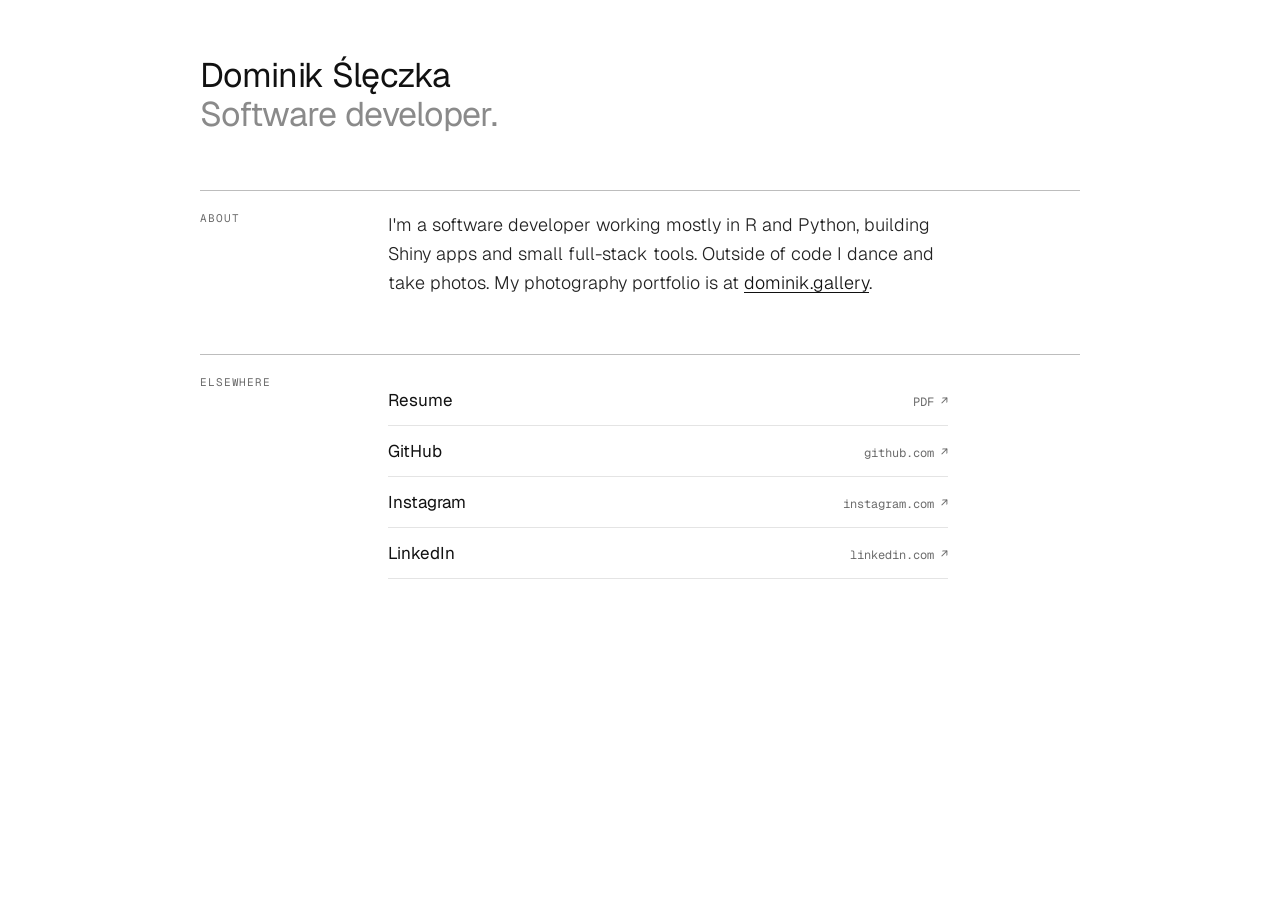
<file: index.html>
<!doctype html>
<html lang="en">
<head>
<meta charset="utf-8">
<meta name="viewport" content="width=device-width, initial-scale=1">
<title>Dominik Ślęczka — Software developer</title>
<meta name="description" content="Dominik Ślęczka, software developer working in R and Python. Photography portfolio at dominik.gallery.">
<link rel="icon" href="favicon.png" type="image/png">
<link rel="preconnect" href="https://fonts.googleapis.com">
<link rel="preconnect" href="https://fonts.gstatic.com" crossorigin>
<link href="https://fonts.googleapis.com/css2?family=Geist:wght@300;400;500&family=Geist+Mono:wght@400;500&display=swap" rel="stylesheet">
<style>
  *, *::before, *::after { box-sizing: border-box; }
  body {
    margin: 0;
    background: #ffffff;
    color: #111111;
    font-family: 'Geist', 'Helvetica Neue', Helvetica, Arial, sans-serif;
  }
  a { color: #111111; }
  a:hover { color: #777777; }
  a:focus-visible { outline: 2px solid #111111; outline-offset: 3px; }

  .page { min-height: 100vh; padding: 56px 32px 72px; }
  .inner { max-width: 880px; margin: 0 auto; display: flex; flex-direction: column; gap: 56px; }

  h1 {
    margin: 0;
    font-size: 34px;
    line-height: 1.15;
    font-weight: 400;
    letter-spacing: -0.02em;
  }
  h1 span { color: #8a8a8a; }

  .section {
    border-top: 1px solid #bdbdbd;
    padding-top: 20px;
    display: flex;
    flex-wrap: wrap;
    gap: 20px 48px;
  }
  .label {
    flex: 0 0 140px;
    font-family: 'Geist Mono', ui-monospace, monospace;
    font-size: 11px;
    letter-spacing: 0.08em;
    text-transform: uppercase;
    color: #6b6b6b;
  }
  .bio {
    margin: 0;
    flex: 1 1 360px;
    max-width: 560px;
    font-size: 18px;
    line-height: 1.6;
    font-weight: 300;
    color: #222222;
  }
  .bio a { text-decoration: underline 1px; text-underline-offset: 3px; }

  .links { flex: 1 1 360px; max-width: 560px; display: flex; flex-direction: column; }
  .lnk {
    display: flex;
    justify-content: space-between;
    align-items: baseline;
    gap: 16px;
    padding: 14px 0;
    border-bottom: 1px solid #e4e4e4;
    font-size: 17px;
    color: #111111;
    text-decoration: none;
  }
  .lnk:hover { color: #777777; }
  .lnk small {
    font-family: 'Geist Mono', ui-monospace, monospace;
    font-size: 12px;
    color: #6b6b6b;
  }
</style>
</head>
<body>
<div class="page">
  <main class="inner">

    <h1>Dominik Ślęczka<br><span>Software developer.</span></h1>

    <section class="section">
      <div class="label">About</div>
      <p class="bio">I'm a software developer working mostly in R and Python, building Shiny apps and small full-stack tools. Outside of code I dance and take photos. My photography portfolio is at <a href="https://dominik.gallery">dominik.gallery</a>.</p>
    </section>

    <section class="section">
      <div class="label">Elsewhere</div>
      <nav class="links" aria-label="Links">
        <a class="lnk" href="resume.pdf"><span>Resume</span><small>PDF ↗</small></a>
        <a class="lnk" href="https://github.com/domsle"><span>GitHub</span><small>github.com ↗</small></a>
        <a class="lnk" href="https://www.instagram.com/dominik.gallery"><span>Instagram</span><small>instagram.com ↗</small></a>
        <a class="lnk" href="https://www.linkedin.com/in/dominik-sleczka/"><span>LinkedIn</span><small>linkedin.com ↗</small></a>
      </nav>
    </section>

  </main>
</div>
</body>
</html>
</file>
